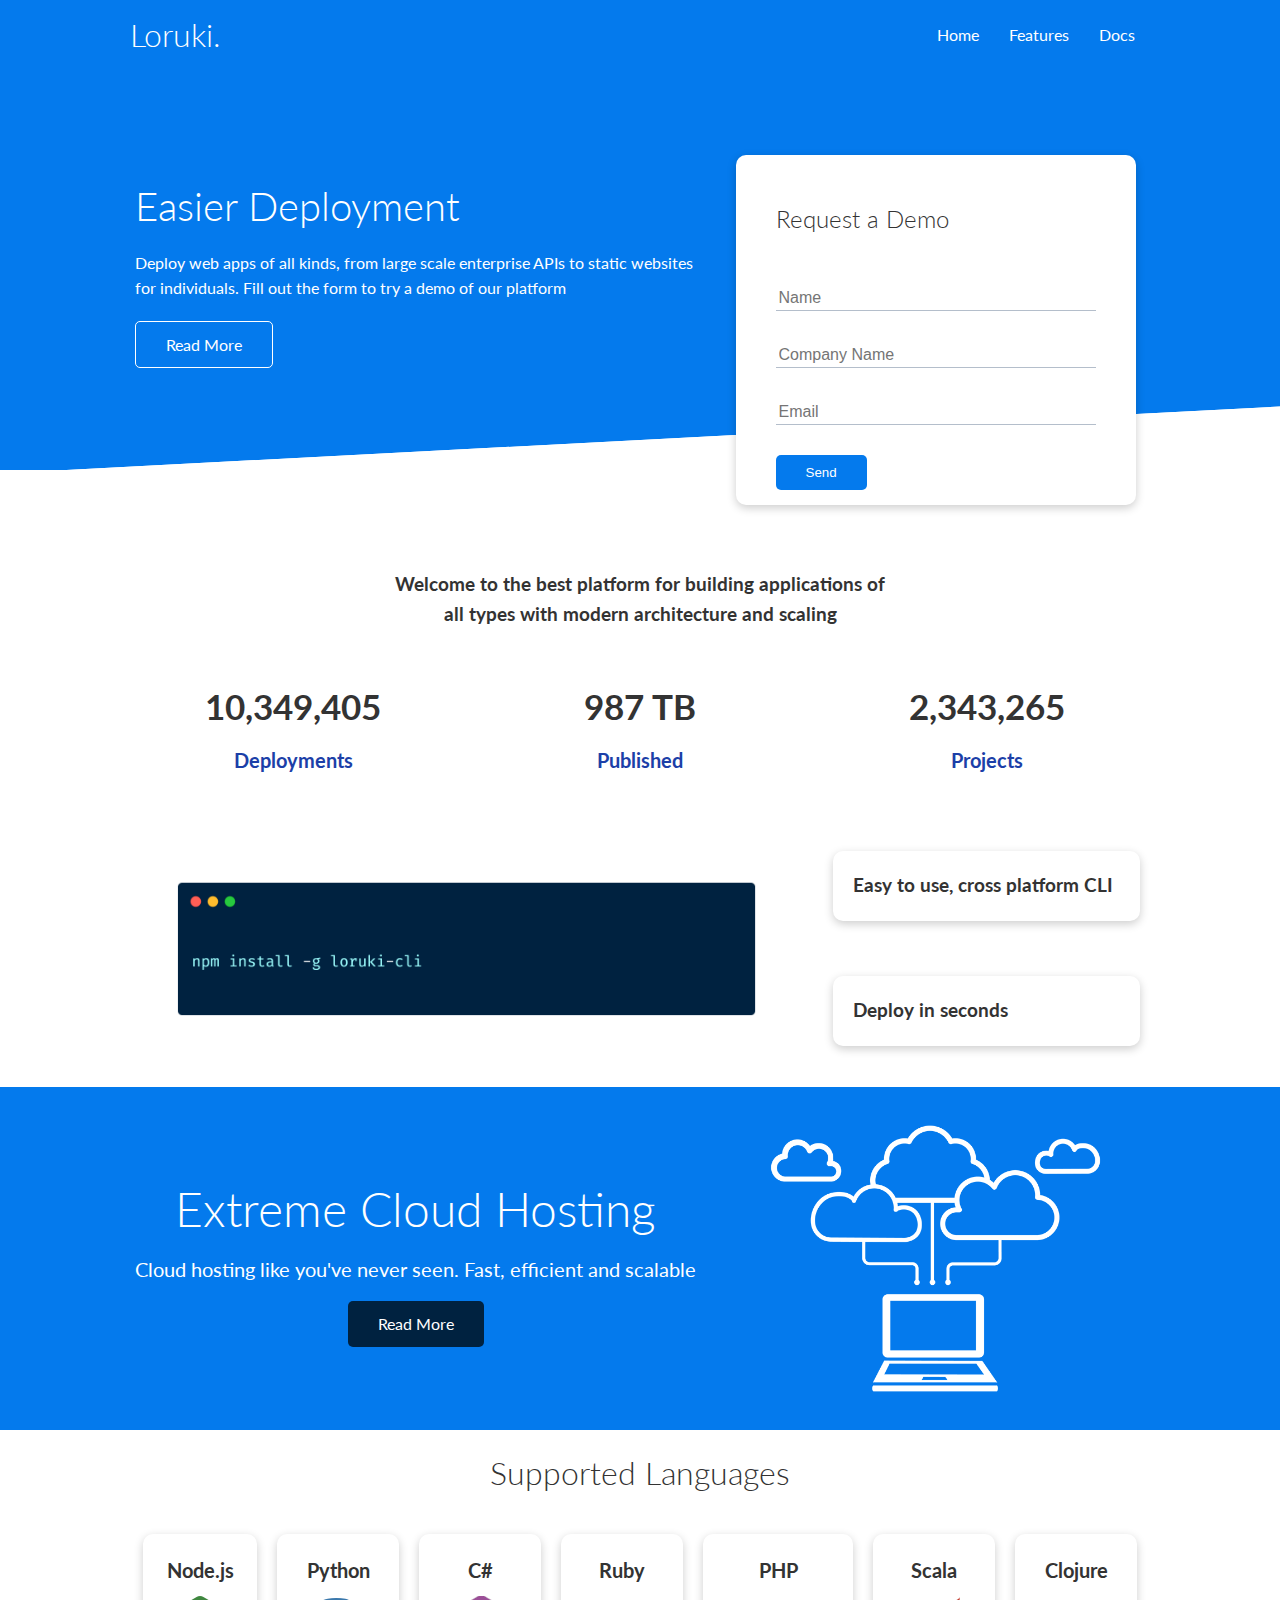
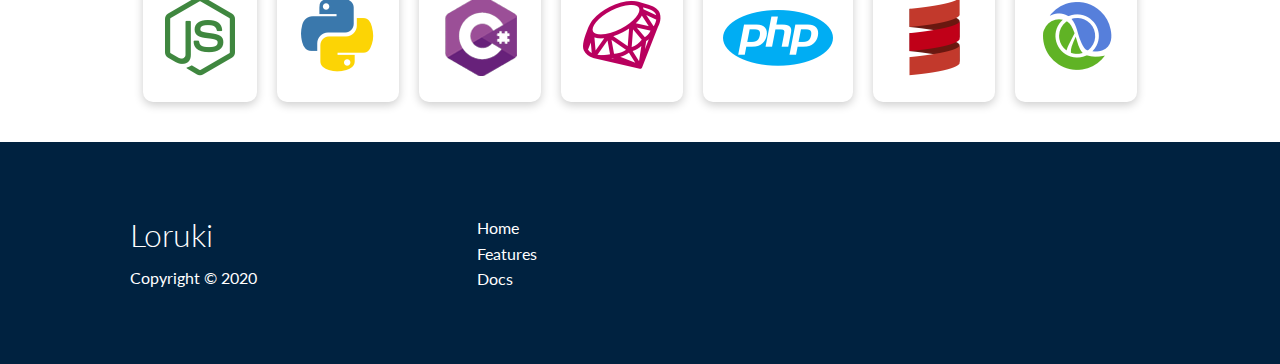
<file: index.html>
<!DOCTYPE html>
<html lang="en">
    <head>
        <meta charset="UTF-8">
        <meta name="viewport" content="width=device-width, initial-scale=1.0">
        <link rel="stylesheet" href="https://cdnjs.cloudflare.com/ajax/libs/font-awesome/5.15.1/css/all.min.css" integrity="sha512-+4zCK9k+qNFUR5X+cKL9EIR+ZOhtIloNl9GIKS57V1MyNsYpYcUrUeQc9vNfzsWfV28IaLL3i96P9sdNyeRssA==" crossorigin="anonymous">
        <link rel="stylesheet" href="css/utilities.css">
        <link rel="stylesheet" href="css/style.css">
        <title>Loruki | Cloud Hosting For Everyone</title>
    </head>
    <body>
        <!-- Navbar -->
        <div class="navbar">
            <div class="container flex">
                <h1 class="logo">Loruki.</h1>
                <nav>
                    <ul>
                        <li><a href="index.html">Home</a></li>
                        <li><a href="features.html">Features</a></li>
                        <li><a href="docs.html">Docs</a></li>
                    </ul>
                </nav>
            </div>
        </div>
        
        <!-- Showcase -->
        <section class="showcase">
            <div class="container grid">
                <div class="showcase-text">
                    <h1>Easier Deployment</h1>
                    <p>Deploy web apps of all kinds, from large scale enterprise APIs to static websites for individuals. Fill out the form to try a demo of our platform</p>
                    <a href="features.html" class="btn btn-outline">Read More</a>
                </div>
    
                <div class="showcase-form card">
                    <h2>Request a Demo</h2>
                    <form name="contact" method="POST">
                        <input type="hidden" name="form-name" value="contact">
                        <p class="hidden">
                            <label>Don’t fill this out if you're human: <input name="bot-field"></label>
                          </p>
                        <div class="form-control">
                            <input type="text" name="name" placeholder="Name" required="">
                        </div>
                        <div class="form-control">
                            <input type="text" name="company" placeholder="Company Name" required="">
                        </div>
                        <div class="form-control">
                            <input type="email" name="email" placeholder="Email" required="">
                        </div>
                        <input type="submit" value="Send" class="btn btn-primary">
                    </form>
                </div>
            </div>
        </section>
    
        <!-- Stats -->
        <section class="stats">
            <div class="container">
                <h3 class="stats-heading text-center my-1">
                    Welcome to the best platform for building applications of all types with modern architecture and scaling
                </h3>
    
                <div class="grid grid-3 text-center my-4">
                    <div>
                        <i class="fas fa-server fa-3x"></i>
                        <h3>10,349,405</h3>
                        <p class="text-secondary">Deployments</p>
                    </div>
                    <div>
                        <i class="fas fa-upload fa-3x"></i>
                        <h3>987 TB</h3>
                        <p class="text-secondary">Published</p>
                    </div>
                    <div>
                        <i class="fas fa-project-diagram fa-3x"></i>
                        <h3>2,343,265</h3>
                        <p class="text-secondary">Projects</p>
                    </div>
                </div>
            </div>
        </section>
    
        <!-- Cli -->
        <section class="cli">
            <div class="container grid">
                <img src="images/cli.png" alt="">
                <div class="card">
                    <h3>Easy to use, cross platform CLI</h3>
                </div>
                <div class="card">
                    <h3>Deploy in seconds</h3>
                </div>
            </div>
        </section>
    
        <!-- Cloud -->
        <section class="cloud bg-primary my-2 py-2">
            <div class="container grid">
                <div class="text-center">
                    <h2 class="lg">Extreme Cloud Hosting</h2>
                    <p class="lead my-1">Cloud hosting like you've never seen. Fast, efficient and scalable</p>
                    <a href="features.html" class="btn btn-dark">Read More</a>
                </div>
                <img src="images/cloud.png" alt="">
            </div>
        </section>
    
        <!-- Languages -->
        <section class="languages">
            <h2 class="md text-center my-2">
                Supported Languages
            </h2>
            <div class="container flex">
                <div class="card">
                    <h4>Node.js</h4>
                    <img src="images/logos/node.png" alt="">
                </div>
                <div class="card">
                    <h4>Python</h4>
                    <img src="images/logos/python.png" alt="">
                  </div>
                  <div class="card">
                    <h4>C#</h4>
                    <img src="images/logos/csharp.png" alt="">
                  </div>
                  <div class="card">
                    <h4>Ruby</h4>
                    <img src="images/logos/ruby.png" alt="">
                  </div>
                  <div class="card">
                    <h4>PHP</h4>
                    <img src="images/logos/php.png" alt="">
                  </div>
                  <div class="card">
                    <h4>Scala</h4>
                    <img src="images/logos/scala.png" alt="">
                  </div>
                  <div class="card">
                    <h4>Clojure</h4>
                    <img src="images/logos/clojure.png" alt="">
                  </div>
            </div>
        </section>
    
        <!-- Footer -->
        <footer class="footer bg-dark py-5">
            <div class="container grid grid-3">
                <div>
                    <h1>Loruki
                    </h1>
                    <p>Copyright © 2020</p>
                </div>
                <nav>
                    <ul>
                        <li><a href="index.html">Home</a></li>
                        <li><a href="features.html">Features</a></li>
                        <li><a href="docs.html">Docs</a></li>
                    </ul>
                </nav>
                <div class="social">
                    <a href="#"><i class="fab fa-github fa-2x"></i></a>
                    <a href="#"><i class="fab fa-facebook fa-2x"></i></a>
                    <a href="#"><i class="fab fa-instagram fa-2x"></i></a>
                    <a href="#"><i class="fab fa-twitter fa-2x"></i></a>
                </div>
            </div>
        </footer>
    
    </body>
</html>
</file>
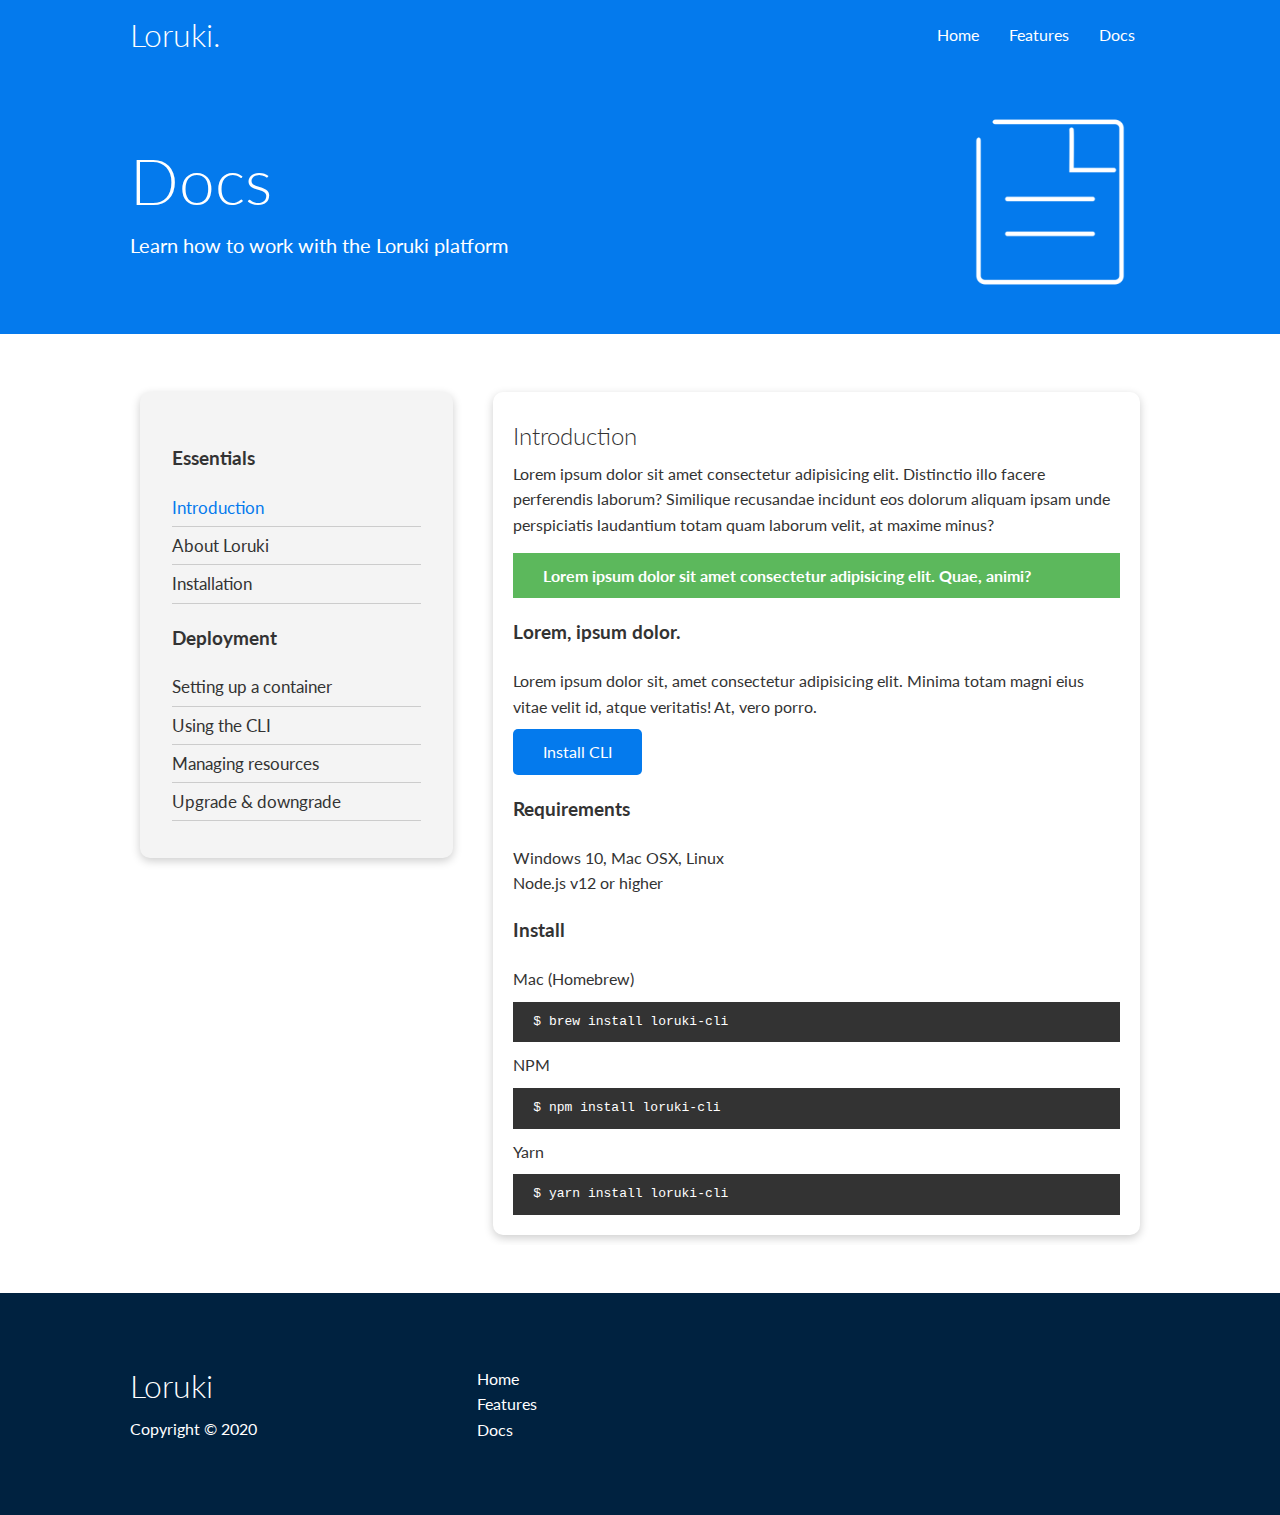
<file: docs.html>
<!DOCTYPE html>
<html lang="en">
<head>
    <meta charset="UTF-8">
    <meta name="viewport" content="width=device-width, initial-scale=1.0">
    <link rel="stylesheet" href="./css/style.css">
    <link rel="stylesheet" href="./css/utilities.css">
    <link rel="stylesheet" href="https://cdnjs.cloudflare.com/ajax/libs/font-awesome/5.15.1/css/all.min.css" integrity="sha512-+4zCK9k+qNFUR5X+cKL9EIR+ZOhtIloNl9GIKS57V1MyNsYpYcUrUeQc9vNfzsWfV28IaLL3i96P9sdNyeRssA==" crossorigin="anonymous" />
    <title>Loruki | Cloud Hosting for Everyone</title>
</head>
<body>
    <!-- Navbar -->
    <div class="navbar">
        <div class="container flex">
            <h1 class="logo">Loruki.</h1>
            <nav>
                <ul>
                    <li><a href="index.html">Home</a></li>
                    <li><a href="features.html">Features</a></li>
                    <li><a href="docs.html">Docs</a></li>
                </ul>
            </nav>
        </div>
    </div>
    
    <!-- Head -->
    <section class="docs-head bg-primary py-3">
        <div class="container grid">
            <div>
                <h1 class="xl">Docs</h1>
                <p class="lead">Learn how to work with the Loruki platform</p>
            </div>
            <img src="images/docs.png" alt="">
        </div>
    </section>

    <!-- Docs Main -->
    <section class="docs-main my-4">
        <div class="container grid">
            <div class="card bg-light p-3">
                <h3 class="my-2">Essentials</h3>
                <nav>
                    <ul>
                        <li><a class="text-primary" href="#">Introduction</a></li>
                        <li><a href="#">About Loruki</a></li>
                        <li><a href="#">Installation</a></li>
                    </ul>
                </nav>

                <h3 class="my-2">Deployment</h3>
                <nav>
                    <ul>
                        <li><a href="#">Setting up a container</a></li>
                        <li><a href="#">Using the CLI</a></li>
                        <li><a href="#">Managing resources</a></li>
                        <li><a href="#">Upgrade & downgrade</a></li>
                    </ul>
                </nav>
            </div>
            <div class="card">
                <h2>Introduction</h2>
                <p>Lorem ipsum dolor sit amet consectetur adipisicing elit. Distinctio illo facere perferendis laborum? Similique recusandae incidunt eos dolorum aliquam ipsam unde perspiciatis laudantium totam quam laborum velit, at maxime minus?</p>

                <div class="alert alert-success">
                    <i class="fas fa-info"></i>Lorem ipsum dolor sit amet consectetur adipisicing elit. Quae, animi?
                </div>

                <h3>Lorem, ipsum dolor.</h3>
                <p>Lorem ipsum dolor sit, amet consectetur adipisicing elit. Minima totam magni eius vitae velit id, atque veritatis! At, vero porro.</p>
                <a href="#" class="btn btn-primary">Install CLI</a>

                <h3>Requirements</h3>
                <ul>
                    <li>Windows 10, Mac OSX, Linux</li>
                    <li>Node.js v12 or higher</li>
                </ul>

                <h3>Install</h3>
                <p>Mac (Homebrew)</p>
                <pre><code>$ brew install loruki-cli</code></pre>
                <p>NPM</p>
                <pre><code>$ npm install loruki-cli</code></pre>
                <p>Yarn</p>
                <pre><code>$ yarn install loruki-cli</code></pre>
            </div>
        </div>
    </section>

    <!-- Footer -->
    <footer class="footer bg-dark py-5">
        <div class="container grid grid-3">
            <div>
                <h1>Loruki</h1>
                <p>Copyright &copy; 2020</p>
            </div>
            <nav>
                <ul>
                    <li><a href="index.html">Home</a></li>
                    <li><a href="features.html">Features</a></li>
                    <li><a href="docs.html">Docs</a></li>
                </ul>
            </nav>
            <div class="social">
                <a href="#"><i class="fab fa-github fa-2x"></i></a>
                <a href="#"><i class="fab fa-facebook fa-2x"></i></a>
                <a href="#"><i class="fab fa-instagram fa-2x"></i></a>
                <a href="#"><i class="fab fa-twitter fa-2x"></i></a>
            </div>
        </div>
    </footer>
</body>
</html>
</file>
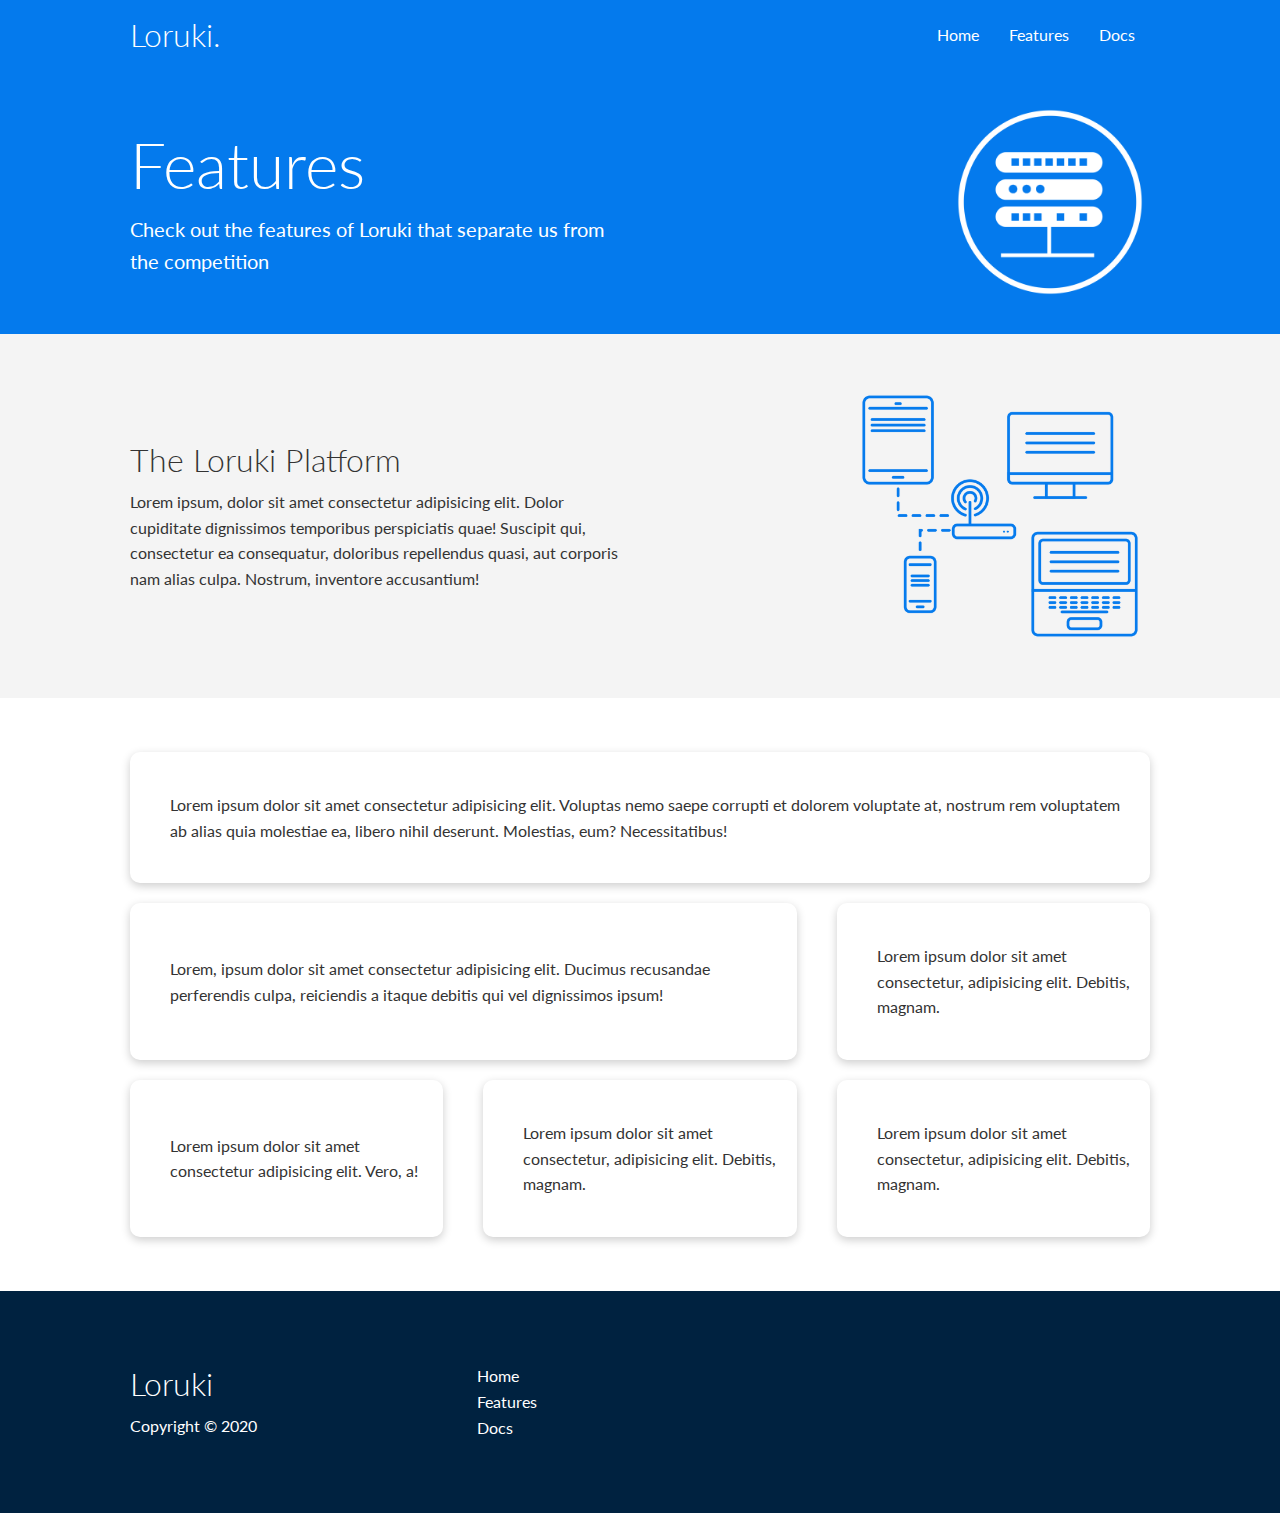
<file: features.html>
<!DOCTYPE html>
<html lang="en">
<head>
    <meta charset="UTF-8">
    <meta name="viewport" content="width=device-width, initial-scale=1.0">
    <link rel="stylesheet" href="./css/style.css">
    <link rel="stylesheet" href="./css/utilities.css">
    <link rel="stylesheet" href="https://cdnjs.cloudflare.com/ajax/libs/font-awesome/5.15.1/css/all.min.css" integrity="sha512-+4zCK9k+qNFUR5X+cKL9EIR+ZOhtIloNl9GIKS57V1MyNsYpYcUrUeQc9vNfzsWfV28IaLL3i96P9sdNyeRssA==" crossorigin="anonymous" />
    <title>Loruki | Cloud Hosting for Everyone</title>
</head>
<body>
    <!-- Navbar -->
    <div class="navbar">
        <div class="container flex">
            <h1 class="logo">Loruki.</h1>
            <nav>
                <ul>
                    <li><a href="index.html">Home</a></li>
                    <li><a href="features.html">Features</a></li>
                    <li><a href="docs.html">Docs</a></li>
                </ul>
            </nav>
        </div>
    </div>
    
    <!-- Head -->
    <section class="features-head bg-primary py-3">
        <div class="container grid">
            <div>
                <h1 class="xl">Features</h1>
                <p class="lead">Check out the features of Loruki that separate us from the competition</p>
            </div>
            <img src="images/server.png" alt="">
        </div>
    </section>

    <!-- Subhead -->
    <section class="features-sub-head bg-light py-3">
        <div class="container grid">
            <div>
                <h1 class="md">The Loruki Platform</h1>
                <p>Lorem ipsum, dolor sit amet consectetur adipisicing elit. Dolor cupiditate dignissimos temporibus perspiciatis quae! Suscipit qui, consectetur ea consequatur, doloribus repellendus quasi, aut corporis nam alias culpa. Nostrum, inventore accusantium!</p>
            </div>
            <img src="images/server2.png" alt="">
        </div>
        </div>
    </section>

    <section class="features-main my-2">
        <div class="container grid grid-3">
            <div class="card flex">
                <i class="fas fa-server fa-3x"></i>
                <p>Lorem ipsum dolor sit amet consectetur adipisicing elit. Voluptas nemo saepe corrupti et dolorem voluptate at, nostrum rem voluptatem ab alias quia molestiae ea, libero nihil deserunt. Molestias, eum? Necessitatibus!</p>
            </div>
            <div class="card flex">
                <i class="fas fa-network-wired fa-3x"></i>
                <p>Lorem, ipsum dolor sit amet consectetur adipisicing elit. Ducimus recusandae perferendis culpa, reiciendis a itaque debitis qui vel dignissimos ipsum!</p>
            </div>
            <div class="card flex">
                <i class="fas fa-laptop-code fa-3x"></i>
                <p>Lorem ipsum dolor sit amet consectetur, adipisicing elit. Debitis, magnam.</p>
            </div>
            <div class="card flex">
                <i class="fas fa-database fa-3x"></i>
                <p>Lorem ipsum dolor sit amet consectetur adipisicing elit. Vero, a! </p>
            </div>
            <div class="card flex">
                <i class="fas fa-power-off fa-3x"></i>
                <p>Lorem ipsum dolor sit amet consectetur, adipisicing elit. Debitis, magnam.</p>
            </div>
            <div class="card flex">
                <i class="fas fa-upload fa-3x"></i>
                <p>Lorem ipsum dolor sit amet consectetur, adipisicing elit. Debitis, magnam.</p>
            </div>
        </div>
    </section>

    <!-- Footer -->
    <footer class="footer bg-dark py-5">
        <div class="container grid grid-3">
            <div>
                <h1>Loruki</h1>
                <p>Copyright &copy; 2020</p>
            </div>
            <nav>
                <ul>
                    <li><a href="index.html">Home</a></li>
                    <li><a href="features.html">Features</a></li>
                    <li><a href="docs.html">Docs</a></li>
                </ul>
            </nav>
            <div class="social">
                <a href="#"><i class="fab fa-github fa-2x"></i></a>
                <a href="#"><i class="fab fa-facebook fa-2x"></i></a>
                <a href="#"><i class="fab fa-instagram fa-2x"></i></a>
                <a href="#"><i class="fab fa-twitter fa-2x"></i></a>
            </div>
        </div>
    </footer>
</body>
</html>
</file>
<file: css/utilities.css>
.container {
  max-width: 1100px;
  margin: 0 auto;
  overflow: auto;
  padding: 0 40px;
}

.card {
  background-color: #fff;
  color: #333;
  border-radius: 10px;
  box-shadow: 0 3px 10px rgba(0, 0, 0, 0.2);
  padding: 20px;
  margin: 10px;
}

.btn {
  display: inline-block;
  padding: 10px 30px;
  cursor: pointer;
  background: var(--primary-color);
  color: #fff;
  border: none;
  border-radius: 5px;
}

.btn-outline {
  background-color: transparent;
  border: 1px #fff solid;
}

.btn:hover {
  transform: scale(0.98);
}

/* Backgrounds & colored buttons */
.bg-primary,
.btn-primary {
  background-color: var(--primary-color);
  color: #fff;
}

.bg-secondary,
.btn-secondary {
  background-color: var(--secondary-color);
  color: #fff;
}

.bg-dark,
.btn-dark {
  background-color: var(--dark-color);
  color: #fff;
}

.bg-light,
.btn-light {
  background-color: var(--light-color);
  color: #333;
}

.bg-primary a,
.btn-primary a,
.bg-secondary a,
.btn-secondary a,
.bg-dark a,
.btn-dark a {
  color: #fff;
}

/* Text colors */
.text-primary {
  color: var(--primary-color);
}

.text-secondary {
  color: var(--secondary-color);
}

.text-dark {
  color: var(--dark-color);
}

.text-light {
  color: var(--light-color);
}

/* Text sizes */
.lead {
  font-size: 20px;
}

.sm {
  font-size: 1rem;
}

.md {
  font-size: 2rem;
}

.lg {
  font-size: 3rem;
}

.xl {
  font-size: 4rem;
}

.text-center {
  text-align: center;
}

/* Alert */
.alert {
  background-color: var(--light-color);
  padding: 10px 20px;
  font-weight: bold;
  margin: 15px 0;
}

.alert i {
  margin-right: 10px;
}

.alert-success {
  background-color: var(--success-color);
  color: #fff;
}

.alert-error {
  background-color: var(--error-color);
  color: #fff;
}

.flex {
  display: flex;
  justify-content: center;
  align-items: center;
  height: 100%;
}

.grid {
  display: grid;
  grid-template-columns: repeat(2, 1fr);
  gap: 20px;
  justify-content: center;
  align-items: center;
  height: 100%;
}

.grid-3 {
  grid-template-columns: repeat(3, 1fr);
}

/* Margin */
.my-1 {
  margin: 1rem 0;
}

.my-2 {
  margin: 1.5rem 0;
}

.my-3 {
  margin: 2rem 0;
}

.my-4 {
  margin: 3rem 0;
}

.my-5 {
  margin: 4rem 0;
}

.m-1 {
  margin: 1rem;
}

.m-2 {
  margin: 1.5rem;
}

.m-3 {
  margin: 2rem;
}

.m-4 {
  margin: 3rem;
}

.m-5 {
  margin: 4rem;
}

/* Padding */
.py-1 {
  padding: 1rem 0;
}

.py-2 {
  padding: 1.5rem 0;
}

.py-3 {
  padding: 2rem 0;
}

.py-4 {
  padding: 3rem 0;
}

.py-5 {
  padding: 4rem 0;
}

.p-1 {
  padding: 1rem;
}

.p-2 {
  padding: 1.5rem;
}

.p-3 {
  padding: 2rem;
}

.p-4 {
  padding: 3rem;
}

.p-5 {
  padding: 4rem;
}
.container {
    max-width: 1100px;
    margin: 0 auto;
    overflow: auto;
    padding: 0 40px;
  }
  
  .card {
    background-color: #fff;
    color: #333;
    border-radius: 10px;
    box-shadow: 0 3px 10px rgba(0, 0, 0, 0.2);
    padding: 20px;
    margin: 10px;
  }
  
  .btn {
    display: inline-block;
    padding: 10px 30px;
    cursor: pointer;
    background: var(--primary-color);
    color: #fff;
    border: none;
    border-radius: 5px;
  }
  
  .btn-outline {
    background-color: transparent;
    border: 1px #fff solid;
  }
  
  .btn:hover {
    transform: scale(0.98);
  }
  
  /* Backgrounds & colored buttons */
  .bg-primary,
  .btn-primary {
    background-color: var(--primary-color);
    color: #fff;
  }
  
  .bg-secondary,
  .btn-secondary {
    background-color: var(--secondary-color);
    color: #fff;
  }
  
  .bg-dark,
  .btn-dark {
    background-color: var(--dark-color);
    color: #fff;
  }
  
  .bg-light,
  .btn-light {
    background-color: var(--light-color);
    color: #333;
  }
  
  .bg-primary a,
  .btn-primary a,
  .bg-secondary a,
  .btn-secondary a,
  .bg-dark a,
  .btn-dark a {
    color: #fff;
  }
  
  /* Text colors */
  .text-primary {
    color: var(--primary-color);
  }
  
  .text-secondary {
    color: var(--secondary-color);
  }
  
  .text-dark {
    color: var(--dark-color);
  }
  
  .text-light {
    color: var(--light-color);
  }
  
  /* Text sizes */
  .lead {
    font-size: 20px;
  }
  
  .sm {
    font-size: 1rem;
  }
  
  .md {
    font-size: 2rem;
  }
  
  .lg {
    font-size: 3rem;
  }
  
  .xl {
    font-size: 4rem;
  }
  
  .text-center {
    text-align: center;
  }
  
  /* Alert */
  .alert {
    background-color: var(--light-color);
    padding: 10px 20px;
    font-weight: bold;
    margin: 15px 0;
  }
  
  .alert i {
    margin-right: 10px;
  }
  
  .alert-success {
    background-color: var(--success-color);
    color: #fff;
  }
  
  .alert-error {
    background-color: var(--error-color);
    color: #fff;
  }
  
  .flex {
    display: flex;
    justify-content: center;
    align-items: center;
    height: 100%;
  }
  
  .grid {
    display: grid;
    grid-template-columns: repeat(2, 1fr);
    gap: 20px;
    justify-content: center;
    align-items: center;
    height: 100%;
  }
  
  .grid-3 {
    grid-template-columns: repeat(3, 1fr);
  }
  
  /* Margin */
  .my-1 {
    margin: 1rem 0;
  }
  
  .my-2 {
    margin: 1.5rem 0;
  }
  
  .my-3 {
    margin: 2rem 0;
  }
  
  .my-4 {
    margin: 3rem 0;
  }
  
  .my-5 {
    margin: 4rem 0;
  }
  
  .m-1 {
    margin: 1rem;
  }
  
  .m-2 {
    margin: 1.5rem;
  }
  
  .m-3 {
    margin: 2rem;
  }
  
  .m-4 {
    margin: 3rem;
  }
  
  .m-5 {
    margin: 4rem;
  }
  
  /* Padding */
  .py-1 {
    padding: 1rem 0;
  }
  
  .py-2 {
    padding: 1.5rem 0;
  }
  
  .py-3 {
    padding: 2rem 0;
  }
  
  .py-4 {
    padding: 3rem 0;
  }
  
  .py-5 {
    padding: 4rem 0;
  }
  
  .p-1 {
    padding: 1rem;
  }
  
  .p-2 {
    padding: 1.5rem;
  }
  
  .p-3 {
    padding: 2rem;
  }
  
  .p-4 {
    padding: 3rem;
  }
  
  .p-5 {
    padding: 4rem;
  }
</file>
<file: css/style.css>
@import url('https://fonts.googleapis.com/css2?family=Lato:wght@300&display=swap');

:root {
  --primary-color: #047aed;
  --secondary-color: #1c3fa8;
  --dark-color: #002240;
  --light-color: #f4f4f4;
  --success-color: #5cb85c;
  --error-color: #d9534f;
}
/* Reset */
* {
  box-sizing: border-box;
  padding: 0;
  margin: 0;
}
/* Base style */
body {
  font-family: 'Lato', sans-serif;
  color: #333;
  line-height: 1.6;
}

ul {
  list-style-type: none;
}

a {
  text-decoration: none;
  color: #333;
}

h1,
h2 {
  font-weight: 300;
  line-height: 1.2;
  margin: 10px 0;
}

p {
  margin: 10px 0;
}

img {
  width: 100%;
}

code,
pre {
  background: #333;
  color: #fff;
  padding: 10px;
}

.hidden {
  visibility: hidden;
  height: 0;
}

/* Navbar */
.navbar {
  background-color: var(--primary-color);
  color: #fff;
  height: 70px;
}

.navbar ul {
  display: flex;
}

.navbar a {
  color: #fff;
  padding: 10px;
  margin: 0 5px;
}

.navbar a:hover {
  border-bottom: 2px #fff solid;
}

.navbar .flex {
  justify-content: space-between;
}

/* Showcase */
.showcase {
  height: 400px;
  background-color: var(--primary-color);
  color: #fff;
  position: relative;
}

.showcase h1 {
  font-size: 40px;
}

.showcase p {
  margin: 20px 0;
}

.showcase .grid {
  overflow: visible;
  grid-template-columns: 55% auto;
  gap: 30px;
}

.showcase-text {
  animation: slideInFromLeft 1s ease-in;
}

.showcase-form {
  position: relative;
  top: 60px;
  height: 350px;
  width: 400px;
  padding: 40px;
  z-index: 100;
  justify-self: flex-end;
  animation: slideInFromRight 1s ease-in;
}

.showcase-form .form-control {
  margin: 30px 0;
}

.showcase-form input[type='text'],
.showcase-form input[type='email'] {
  border: 0;
  border-bottom: 1px solid #b4becb;
  width: 100%;
  padding: 3px;
  font-size: 16px;
}

.showcase-form input:focus {
  outline: none;
}

.showcase::before,
.showcase::after {
  content: '';
  position: absolute;
  height: 100px;
  bottom: -70px;
  right: 0;
  left: 0;
  background: #fff;
  transform: skewY(-3deg);
  -webkit-transform: skewY(-3deg);
  -moz-transform: skewY(-3deg);
  -ms-transform: skewY(-3deg);
}

/* Stats */
.stats {
  padding-top: 100px;
  animation: slideInFromBottom 1s ease-in;
}

.stats-heading {
  max-width: 500px;
  margin: auto;
}

.stats .grid h3 {
  font-size: 35px;
}

.stats .grid p {
  font-size: 20px;
  font-weight: bold;
}

/* Cli */
.cli .grid {
  grid-template-columns: repeat(3, 1fr);
  grid-template-rows: repeat(2, 1fr);
}

.cli .grid > *:first-child {
  grid-column: 1 / span 2;
  grid-row: 1 / span 2;
}

/* Cloud */
.cloud .grid {
  grid-template-columns: 4fr 3fr;
}

/* Languages */

.languages .flex {
  flex-wrap: wrap;
}

.languages .card {
  text-align: center;
  margin: 18px 10px 40px;
  transition: transform 0.2s ease-in;
}

.languages .card h4 {
  font-size: 20px;
  margin-bottom: 10px;
}

.languages .card:hover {
  transform: translateY(-15px);
}

/* Features */
.features-head img,
.docs-head img {
  width: 200px;
  justify-self: flex-end;
}

.features-sub-head img {
  width: 300px;
  justify-self: flex-end;
}

.features-main .card > i {
  margin-right: 20px;
}

.features-main .grid {
  padding: 30px;
}

.features-main .grid > *:first-child {
  grid-column: 1 / span 3;
}

.features-main .grid > *:nth-child(2) {
  grid-column: 1 / span 2;
}

/* Docs */
.docs-main h3 {
  margin: 20px 0;
}

.docs-main .grid {
  grid-template-columns: 1fr 2fr;
  align-items: flex-start;
}

.docs-main nav li {
  font-size: 17px;
  padding-bottom: 5px;
  margin-bottom: 5px;
  border-bottom: 1px #ccc solid;
}

.docs-main a:hover {
  font-weight: bold;
}

/* Footer */
.footer .social a {
  margin: 0 10px;
}

/* Animations */
@keyframes slideInFromLeft {
  0% {
    transform: translateX(-100%);
  }

  100% {
    transform: translateX(0);
  }
}

@keyframes slideInFromRight {
  0% {
    transform: translateX(100%);
  }

  100% {
    transform: translateX(0);
  }
}

@keyframes slideInFromTop {
  0% {
    transform: translateY(-100%);
  }

  100% {
    transform: translateX(0);
  }
}

@keyframes slideInFromBottom {
  0% {
    transform: translateY(100%);
  }

  100% {
    transform: translateX(0);
  }
}

/* Tablets and under */
@media (max-width: 768px) {
  .grid,
  .showcase .grid,
  .stats .grid,
  .cli .grid,
  .cloud .grid,
  .features-main .grid,
  .docs-main .grid {
    grid-template-columns: 1fr;
    grid-template-rows: 1fr;
  }

  .showcase {
    height: auto;
  }

  .showcase-text {
    text-align: center;
    margin-top: 40px;
    animation: slideInFromTop 1s ease-in;
  }

  .showcase-form {
    justify-self: center;
    margin: auto;
    animation: slideInFromBottom 1s ease-in;
  }

  .cli .grid > *:first-child {
    grid-column: 1;
    grid-row: 1;
  }

  .features-head,
  .features-sub-head,
  .docs-head {
    text-align: center;
  }

  .features-head img,
  .features-sub-head img,
  .docs-head img {
    justify-self: center;
  }

  .features-main .grid > *:first-child,
  .features-main .grid > *:nth-child(2) {
    grid-column: 1;
  }
}

/* Mobile */
@media (max-width: 500px) {
  .navbar {
    height: 110px;
  }

  .navbar .flex {
    flex-direction: column;
  }

  .navbar ul {
    padding: 10px;
    background-color: rgba(0, 0, 0, 0.1);
  }
  
  .showcase-form {
    width: 300px;
  }
}
</file>
